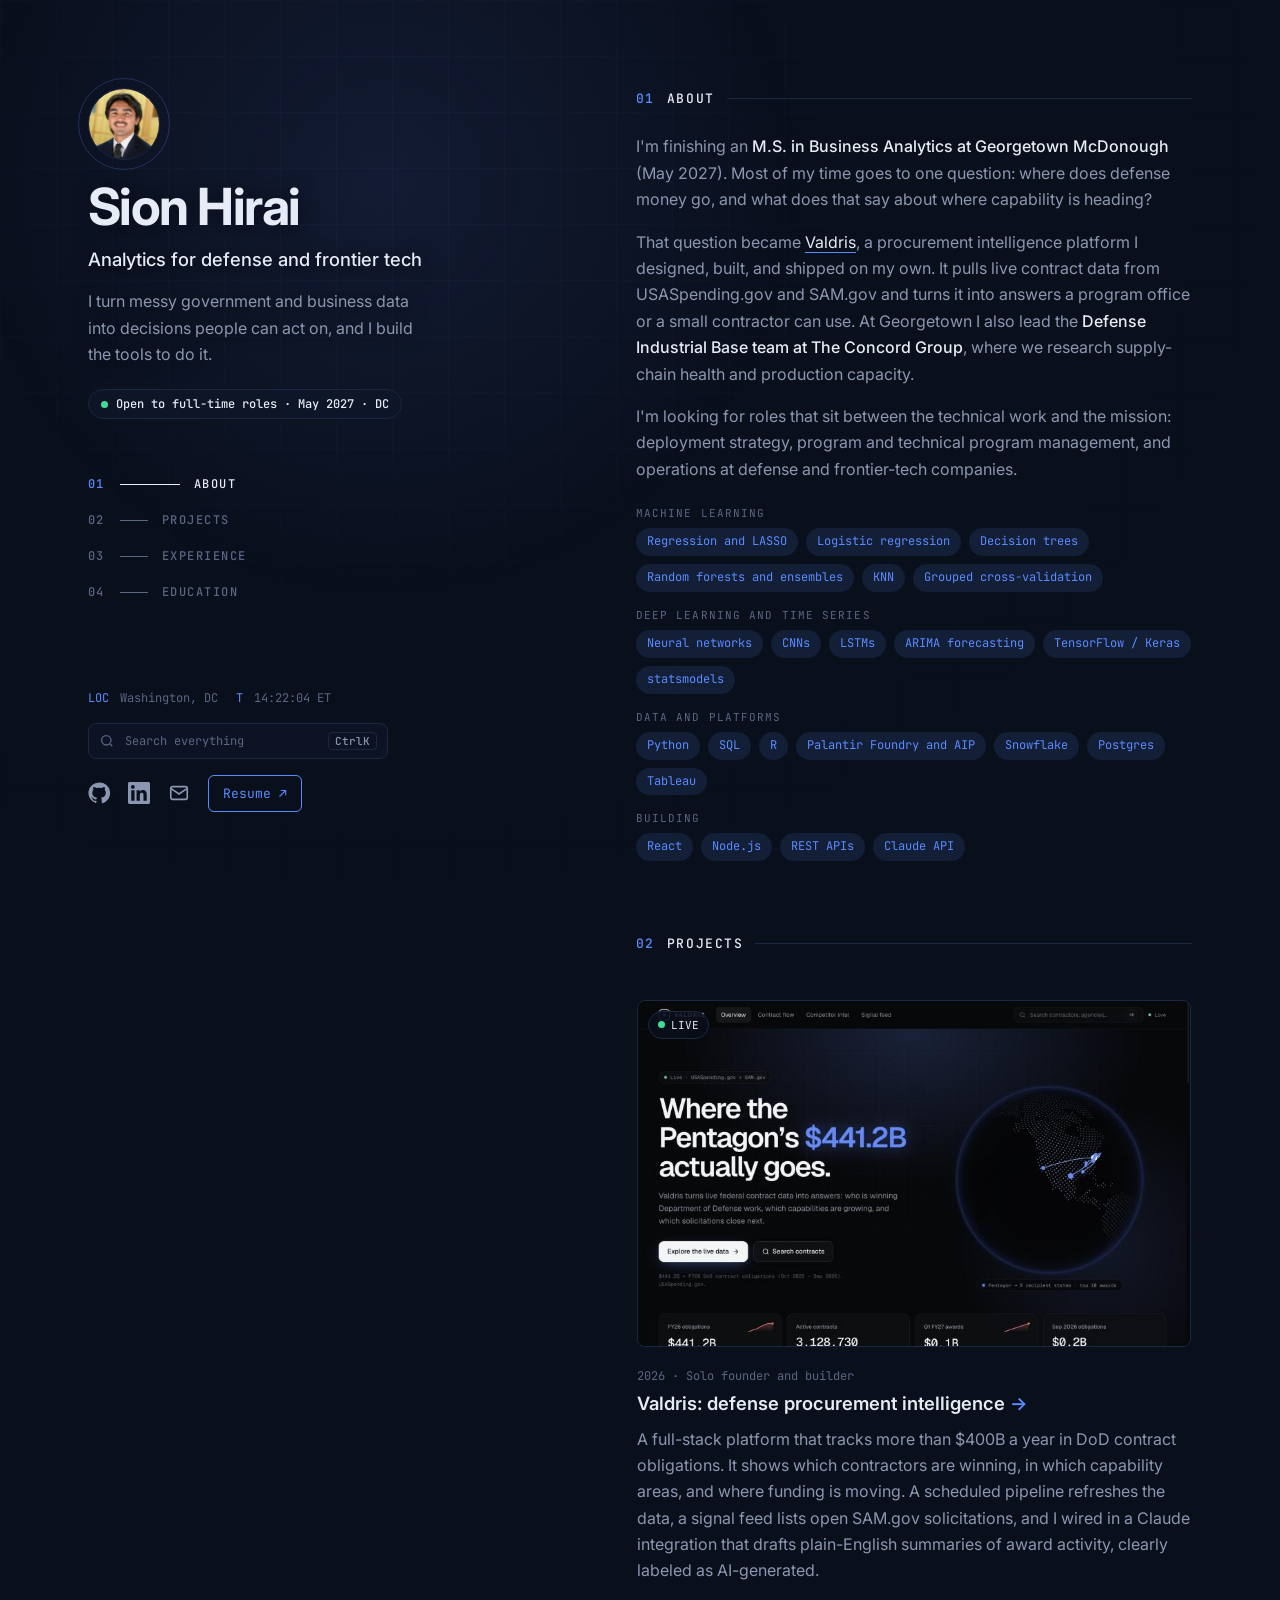
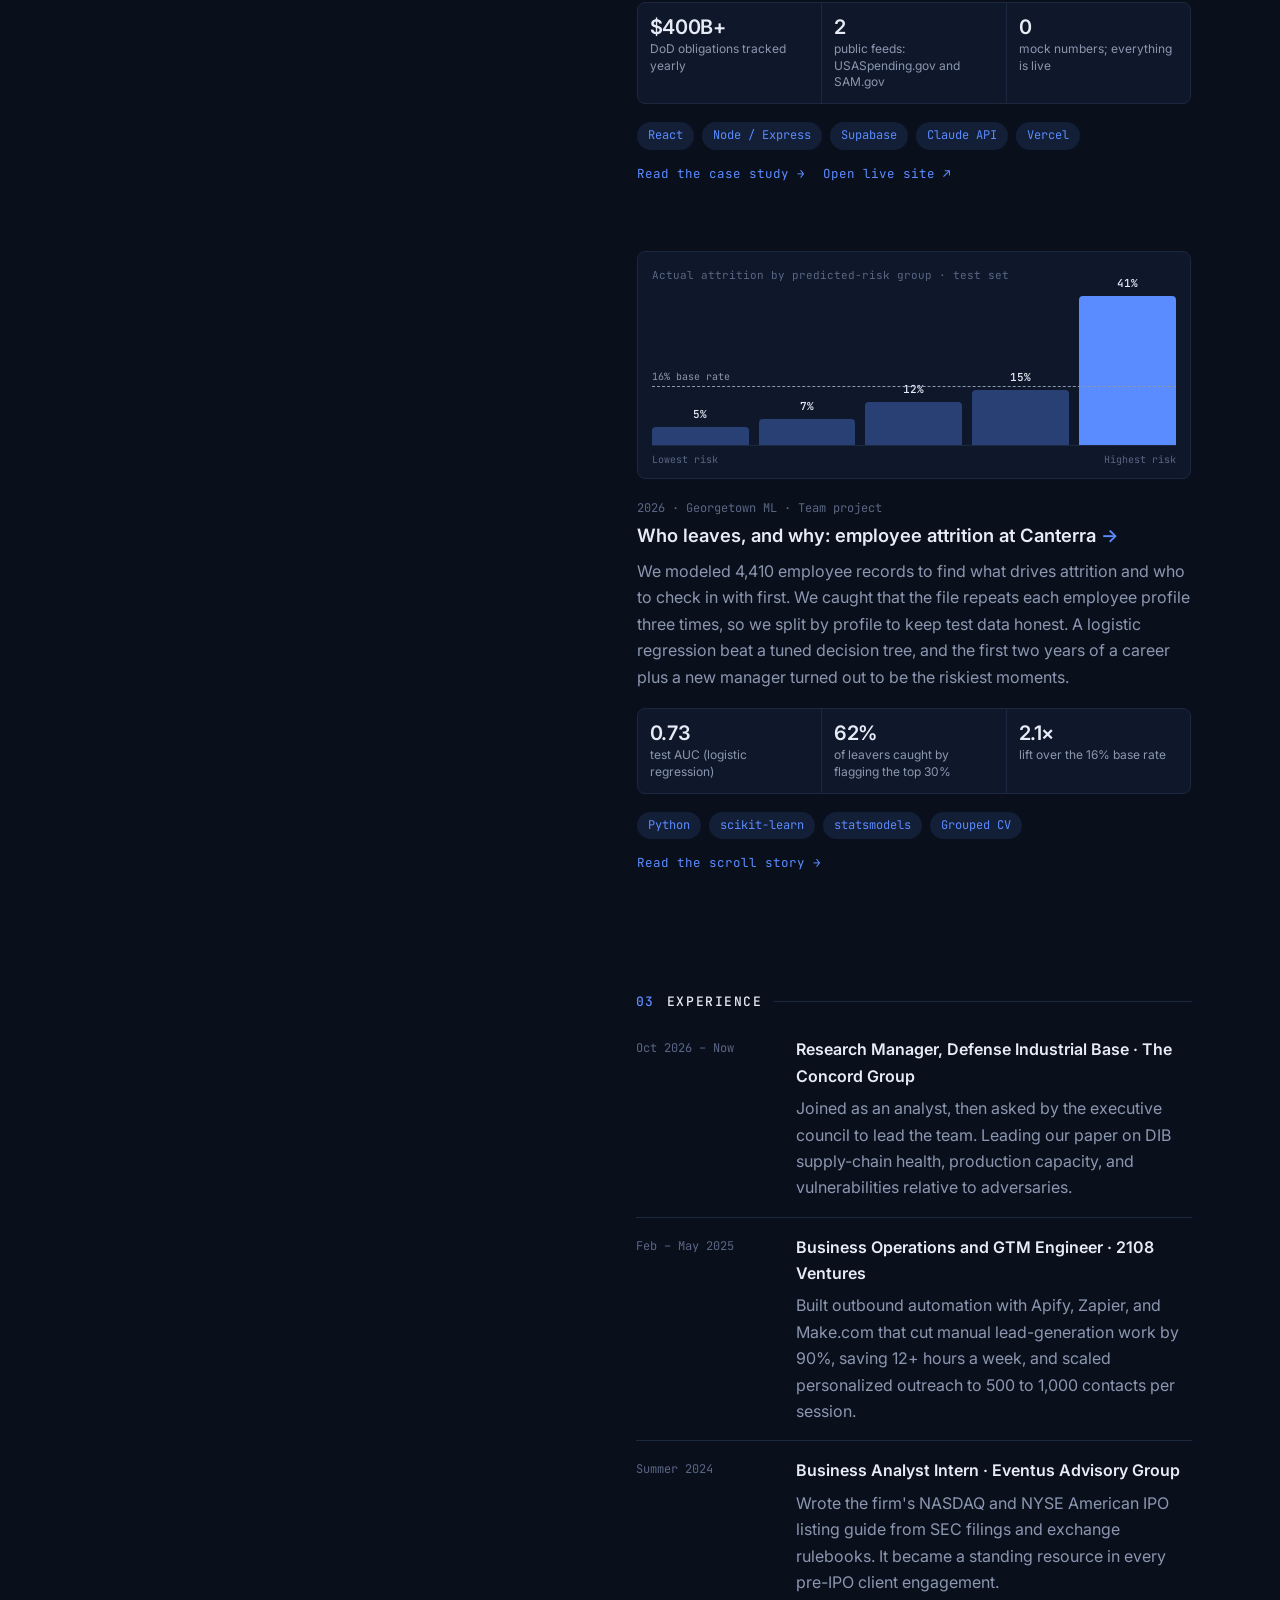
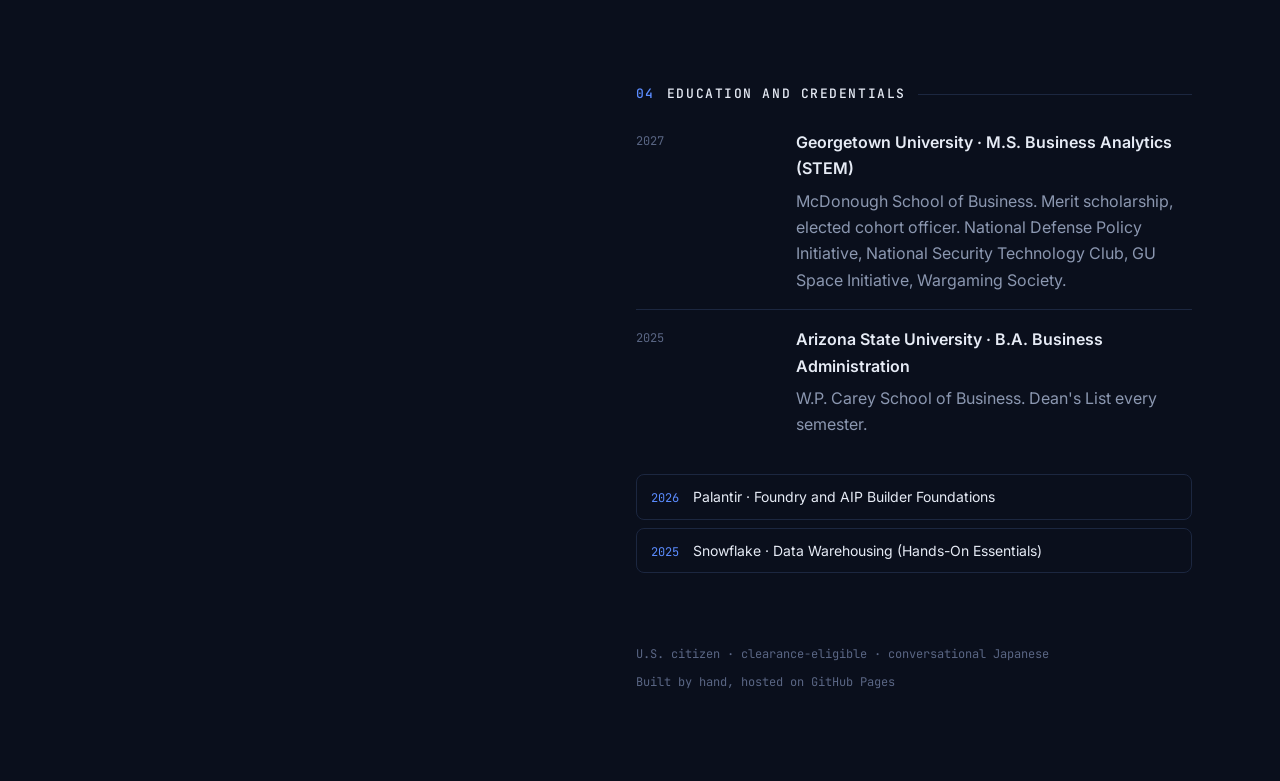
<file: index.html>
<!doctype html>
<html lang="en">
<head>
  <meta charset="utf-8">
  <meta name="viewport" content="width=device-width, initial-scale=1">
  <title>Sion Hirai · Analytics for defense and frontier tech</title>
  <meta name="description" content="Sion Hirai: Georgetown MS Business Analytics '27. Builder of Valdris, a live defense procurement intelligence platform. Open to full-time roles in defense tech.">
  <meta property="og:title" content="Sion Hirai · Analytics for defense and frontier tech">
  <meta property="og:description" content="Georgetown MSBA '27. Builder of Valdris, a live defense procurement intelligence platform.">
  <meta property="og:image" content="https://sionhirai.github.io/assets/valdris.jpg">
  <meta property="og:url" content="https://sionhirai.github.io/">
  <meta name="twitter:card" content="summary_large_image">
  <link rel="icon" href="data:image/svg+xml,<svg xmlns='http://www.w3.org/2000/svg' viewBox='0 0 32 32'><rect width='32' height='32' rx='7' fill='%230a0f1c'/><circle cx='16' cy='16' r='9' fill='none' stroke='%235b8cff' stroke-width='2'/><circle cx='16' cy='16' r='3' fill='%235b8cff'/></svg>">
  <link rel="preconnect" href="https://fonts.googleapis.com">
  <link rel="preconnect" href="https://fonts.gstatic.com" crossorigin>
  <link href="https://fonts.googleapis.com/css2?family=Inter:wght@400;500;600;700&family=JetBrains+Mono:wght@400;500&display=swap" rel="stylesheet">
  <link rel="stylesheet" href="styles.css">
</head>
<body>
  <div class="spotlight" aria-hidden="true"></div>
  <div class="grid-bg" aria-hidden="true"></div>
  <a class="skip" href="#content">Skip to content</a>

  <div class="wrap">
    <header class="side">
      <div class="side-top">
        <div class="globe-wrap" aria-hidden="true"><canvas id="globe"></canvas></div>
        <div class="id-row">
          <img class="avatar" src="assets/headshot.jpg" alt="Sion Hirai" width="72" height="72">
          <div class="radar" aria-hidden="true"><span></span></div>
        </div>
        <h1>Sion Hirai</h1>
        <p class="role">Analytics for defense and frontier tech</p>
        <p class="blurb">I turn messy government and business data into decisions people can act on, and I build the tools to do it.</p>

        <div class="status"><span class="dot"></span>Open to full-time roles · May 2027 · DC</div>

        <div class="feed" id="feed" hidden>
          <div class="feed-head mono"><span class="dot"></span>LIVE · USASpending.gov<span class="feed-src" id="feed-time"></span></div>
          <div class="feed-row"><span id="fy-prev-label">Last fiscal year</span><b class="mono" id="fy-prev">…</b></div>
          <div class="feed-row"><span>Top contractor</span><b class="mono" id="top-co">…</b></div>
          <div class="feed-row"><span>Top recipient state</span><b class="mono" id="top-state">…</b></div>
        </div>

        <nav class="nav" aria-label="Sections">
          <a href="#about" ><span class="n">01</span><span class="line"></span>About</a>
          <a href="#projects" ><span class="n">02</span><span class="line"></span>Projects</a>
          <a href="#experience" ><span class="n">03</span><span class="line"></span>Experience</a>
          <a href="#education" ><span class="n">04</span><span class="line"></span>Education</a>
        </nav>
      </div>

      <div class="side-foot">
        <div class="telemetry mono">
          <div><span class="k">LOC</span> Washington, DC</div>
          <div><span class="k">T</span> <span id="clock">--:--:--</span> ET</div>
        </div>
        <button class="pal-btn mono" type="button" data-palette><svg viewBox="0 0 24 24" aria-hidden="true"><circle cx="11" cy="11" r="7"/><path d="m20 20-3.5-3.5"/></svg>Search everything<kbd><span class="kbd-mod">⌘</span>K</kbd></button>
        <ul class="socials">
          <li><a href="https://github.com/sionhirai" aria-label="GitHub" target="_blank" rel="noopener"><svg viewBox="0 0 24 24"><path d="M12 .5a11.5 11.5 0 0 0-3.64 22.41c.58.1.79-.25.79-.56v-2c-3.2.7-3.87-1.37-3.87-1.37-.53-1.33-1.28-1.69-1.28-1.69-1.05-.71.08-.7.08-.7 1.16.08 1.77 1.19 1.77 1.19 1.03 1.77 2.7 1.26 3.36.96.1-.75.4-1.26.73-1.55-2.55-.29-5.24-1.28-5.24-5.68 0-1.26.45-2.28 1.19-3.09-.12-.29-.52-1.46.11-3.05 0 0 .97-.31 3.17 1.18a11 11 0 0 1 5.77 0c2.2-1.49 3.17-1.18 3.17-1.18.63 1.59.23 2.76.11 3.05.74.81 1.19 1.83 1.19 3.09 0 4.41-2.69 5.38-5.26 5.67.41.36.78 1.06.78 2.14v3.17c0 .31.21.67.8.56A11.5 11.5 0 0 0 12 .5Z"/></svg></a></li>
          <li><a href="https://www.linkedin.com/in/sionhirai" aria-label="LinkedIn" target="_blank" rel="noopener"><svg viewBox="0 0 24 24"><path d="M20.45 20.45h-3.56v-5.57c0-1.33-.02-3.04-1.85-3.04-1.85 0-2.14 1.45-2.14 2.94v5.67H9.35V9h3.41v1.56h.05c.48-.9 1.64-1.85 3.37-1.85 3.6 0 4.27 2.37 4.27 5.46v6.28ZM5.34 7.43a2.06 2.06 0 1 1 0-4.13 2.06 2.06 0 0 1 0 4.13ZM7.12 20.45H3.56V9h3.56v11.45ZM22.22 0H1.77C.79 0 0 .77 0 1.73v20.54C0 23.23.79 24 1.77 24h20.45c.98 0 1.78-.77 1.78-1.73V1.73C24 .77 23.2 0 22.22 0Z"/></svg></a></li>
          <li><a href="mailto:skh93@georgetown.edu" aria-label="Email"><svg class="stroke" viewBox="0 0 24 24"><rect x="3" y="5" width="18" height="14" rx="2"/><path d="m3 7 9 6 9-6"/></svg></a></li>
          <li><a class="resume-btn mono" href="assets/Sion_Hirai_Resume.pdf" target="_blank" rel="noopener">Resume ↗</a></li>
        </ul>
      </div>
    </header>

    <main id="content">
      <section id="about" class="block">
        <h2 class="label mono"><span>01</span> About</h2>
        <p>I'm finishing an <strong>M.S. in Business Analytics at Georgetown McDonough</strong> (May 2027). Most of my time goes to one question: where does defense money go, and what does that say about where capability is heading?</p>
        <p>That question became <a href="#projects" class="inline">Valdris</a>, a procurement intelligence platform I designed, built, and shipped on my own. It pulls live contract data from USASpending.gov and SAM.gov and turns it into answers a program office or a small contractor can use. At Georgetown I also lead the <strong>Defense Industrial Base team at The Concord Group</strong>, where we research supply-chain health and production capacity.</p>
        <p>I'm looking for roles that sit between the technical work and the mission: deployment strategy, program and technical program management, and operations at defense and frontier-tech companies.</p>
        <dl class="skills">
          <div><dt class="mono">Machine learning</dt><dd><ul class="chips mono"><li>Regression and LASSO</li><li>Logistic regression</li><li>Decision trees</li><li>Random forests and ensembles</li><li>KNN</li><li>Grouped cross-validation</li></ul></dd></div>
          <div><dt class="mono">Deep learning and time series</dt><dd><ul class="chips mono"><li>Neural networks</li><li>CNNs</li><li>LSTMs</li><li>ARIMA forecasting</li><li>TensorFlow / Keras</li><li>statsmodels</li></ul></dd></div>
          <div><dt class="mono">Data and platforms</dt><dd><ul class="chips mono"><li>Python</li><li>SQL</li><li>R</li><li>Palantir Foundry and AIP</li><li>Snowflake</li><li>Postgres</li><li>Tableau</li></ul></dd></div>
          <div><dt class="mono">Building</dt><dd><ul class="chips mono"><li>React</li><li>Node.js</li><li>REST APIs</li><li>Claude API</li></ul></dd></div>
        </dl>
      </section>

      <section id="projects" class="block">
        <h2 class="label mono"><span>02</span> Projects</h2>

        <article class="project featured">
          <a class="shot" href="valdris.html" aria-label="Read the Valdris case study" style="view-transition-name: valdris-shot">
            <img src="assets/valdris.jpg" alt="Valdris overview page showing a globe of Pentagon contract flows" loading="lazy">
            <span class="live mono"><span class="dot"></span>LIVE</span>
          </a>
          <div class="p-body">
            <div class="p-meta mono">2026 · Solo founder and builder</div>
            <h3 style="view-transition-name: valdris-title"><a href="valdris.html">Valdris: defense procurement intelligence <span class="arrow">→</span></a></h3>
            <p>A full-stack platform that tracks more than $400B a year in DoD contract obligations. It shows which contractors are winning, in which capability areas, and where funding is moving. A scheduled pipeline refreshes the data, a signal feed lists open SAM.gov solicitations, and I wired in a Claude integration that drafts plain-English summaries of award activity, clearly labeled as AI-generated.</p>
            <div class="stats">
              <div><b>$400B+</b><span>DoD obligations tracked yearly</span></div>
              <div><b>2</b><span>public feeds: USASpending.gov and SAM.gov</span></div>
              <div><b>0</b><span>mock numbers; everything is live</span></div>
            </div>
            <ul class="chips mono"><li>React</li><li>Node / Express</li><li>Supabase</li><li>Claude API</li><li>Vercel</li></ul>
            <div class="p-links mono"><a href="valdris.html">Read the case study →</a><a href="https://valdris-intel.vercel.app/" target="_blank" rel="noopener">Open live site ↗</a></div>
          </div>
        </article>

        <article class="project">
          <a class="chart-link" href="canterra.html" aria-label="Read the Canterra case study"><div class="chart" style="view-transition-name: canterra-chart" role="img" aria-label="Bar chart: actual attrition by predicted risk group on the test set. Group 1, 5 percent; group 2, 7; group 3, 12; group 4, 15; group 5, 41. Base rate 16 percent.">
            <div class="chart-title mono">Actual attrition by predicted-risk group · test set</div>
            <div class="bars">
              <div class="bar" style="--h:12%"><i>5%</i></div>
              <div class="bar" style="--h:17%"><i>7%</i></div>
              <div class="bar" style="--h:29%"><i>12%</i></div>
              <div class="bar" style="--h:37%"><i>15%</i></div>
              <div class="bar hot" style="--h:100%"><i>41%</i></div>
              <div class="base" style="--b:39%"><span class="mono">16% base rate</span></div>
            </div>
            <div class="axis mono"><span>Lowest risk</span><span>Highest risk</span></div>
          </div></a>
          <div class="p-body">
            <div class="p-meta mono">2026 · Georgetown ML · Team project</div>
            <h3 style="view-transition-name: canterra-title"><a href="canterra.html">Who leaves, and why: employee attrition at Canterra <span class="arrow">→</span></a></h3>
            <p>We modeled 4,410 employee records to find what drives attrition and who to check in with first. We caught that the file repeats each employee profile three times, so we split by profile to keep test data honest. A logistic regression beat a tuned decision tree, and the first two years of a career plus a new manager turned out to be the riskiest moments.</p>
            <div class="stats">
              <div><b>0.73</b><span>test AUC (logistic regression)</span></div>
              <div><b>62%</b><span>of leavers caught by flagging the top 30%</span></div>
              <div><b>2.1×</b><span>lift over the 16% base rate</span></div>
            </div>
            <ul class="chips mono"><li>Python</li><li>scikit-learn</li><li>statsmodels</li><li>Grouped CV</li></ul>
            <div class="p-links mono"><a href="canterra.html">Read the scroll story →</a></div>
          </div>
        </article>
      </section>

      <section id="experience" class="block">
        <h2 class="label mono"><span>03</span> Experience</h2>
        <ol class="timeline">
          <li>
            <div class="when mono">Oct 2026 – Now</div>
            <div>
              <h3>Research Manager, Defense Industrial Base · The Concord Group</h3>
              <p>Joined as an analyst, then asked by the executive council to lead the team. Leading our paper on DIB supply-chain health, production capacity, and vulnerabilities relative to adversaries.</p>
            </div>
          </li>
          <li>
            <div class="when mono">Feb – May 2025</div>
            <div>
              <h3>Business Operations and GTM Engineer · 2108 Ventures</h3>
              <p>Built outbound automation with Apify, Zapier, and Make.com that cut manual lead-generation work by 90%, saving 12+ hours a week, and scaled personalized outreach to 500 to 1,000 contacts per session.</p>
            </div>
          </li>
          <li>
            <div class="when mono">Summer 2024</div>
            <div>
              <h3>Business Analyst Intern · Eventus Advisory Group</h3>
              <p>Wrote the firm's NASDAQ and NYSE American IPO listing guide from SEC filings and exchange rulebooks. It became a standing resource in every pre-IPO client engagement.</p>
            </div>
          </li>
        </ol>
      </section>

      <section id="education" class="block">
        <h2 class="label mono"><span>04</span> Education and credentials</h2>
        <ol class="timeline">
          <li>
            <div class="when mono">2027</div>
            <div>
              <h3>Georgetown University · M.S. Business Analytics (STEM)</h3>
              <p>McDonough School of Business. Merit scholarship, elected cohort officer. National Defense Policy Initiative, National Security Technology Club, GU Space Initiative, Wargaming Society.</p>
            </div>
          </li>
          <li>
            <div class="when mono">2025</div>
            <div>
              <h3>Arizona State University · B.A. Business Administration</h3>
              <p>W.P. Carey School of Business. Dean's List every semester.</p>
            </div>
          </li>
        </ol>
        <ul class="certs">
          <li><span class="mono">2026</span> Palantir · Foundry and AIP Builder Foundations</li>
          <li><span class="mono">2025</span> Snowflake · Data Warehousing (Hands-On Essentials)</li>
        </ul>
      </section>

      <footer class="foot mono">
        <span>U.S. citizen · clearance-eligible · conversational Japanese</span>
        <span>Built by hand, hosted on GitHub Pages</span>
      </footer>
    </main>
  </div>

  <button class="pal-fab" type="button" data-palette aria-label="Open search"><svg viewBox="0 0 24 24" aria-hidden="true"><circle cx="11" cy="11" r="7"/><path d="m20 20-3.5-3.5"/></svg></button>

  <script type="module" src="js/site.js"></script>
  <script type="module">
    import { obligationsByFY, topStates, topRecipient, mountGlobe, countUp, money, LAST_FY } from './js/live.js';
    const statesP = topStates(LAST_FY);
    mountGlobe(document.getElementById('globe'), statesP);

    const feed = document.getElementById('feed');
    Promise.all([obligationsByFY(LAST_FY, LAST_FY), statesP, topRecipient(LAST_FY)]).then(([years, states, co]) => {
      const prev = years.find((y) => y.fy === LAST_FY);
      if (!prev) return;
      document.getElementById('fy-prev-label').textContent = `FY${String(LAST_FY).slice(2)} DoD contracts`;
      feed.hidden = false;
      document.getElementById('feed-time').textContent = 'pulled ' + new Date().toLocaleTimeString('en-US', { timeZone: 'America/New_York', hour: 'numeric', minute: '2-digit' }) + ' ET';
      countUp(document.getElementById('fy-prev'), prev.amount, money);
      document.getElementById('top-co').textContent = `${co.name} · ${money(co.amount)}`;
      const top = states[0];
      document.getElementById('top-state').textContent = top ? `${top.st} · ${money(top.amount)}` : 'n/a';
    }).catch(() => { feed.hidden = true; });
  </script>
</body>
</html>
</file>
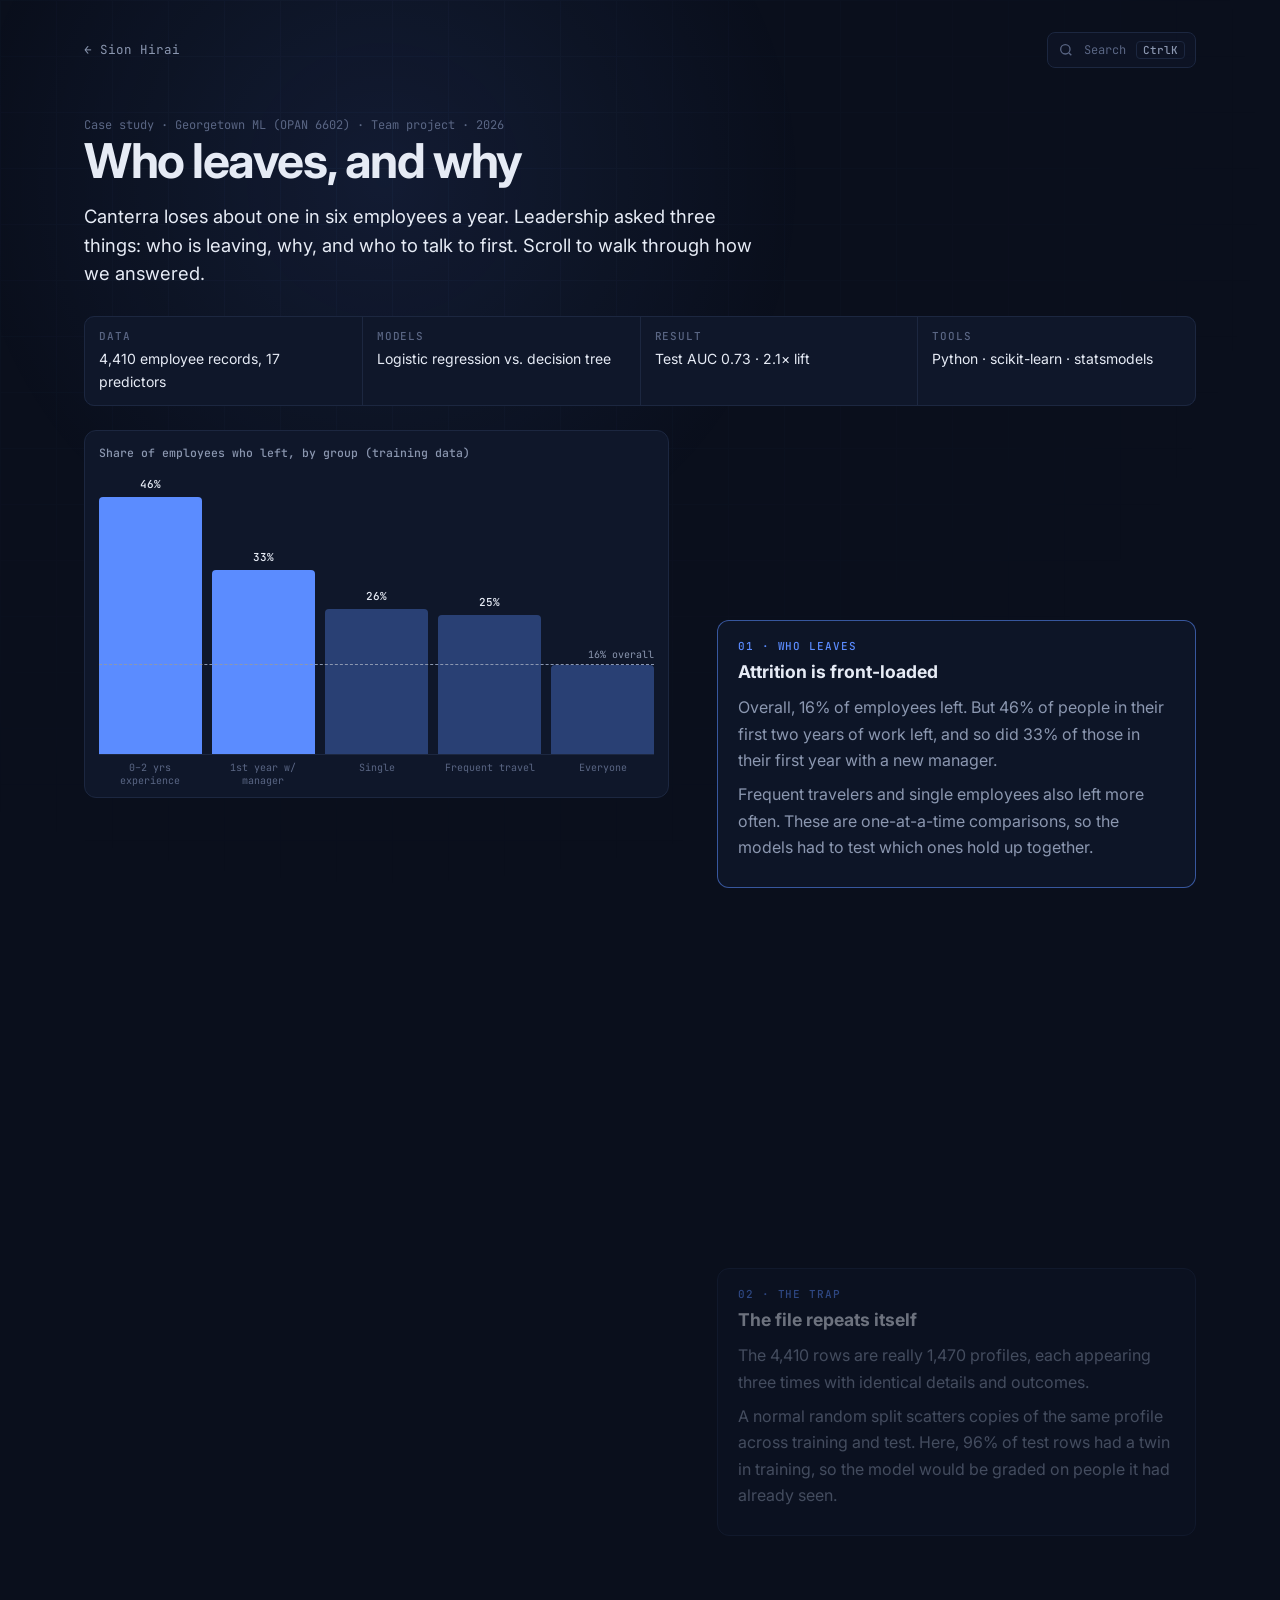
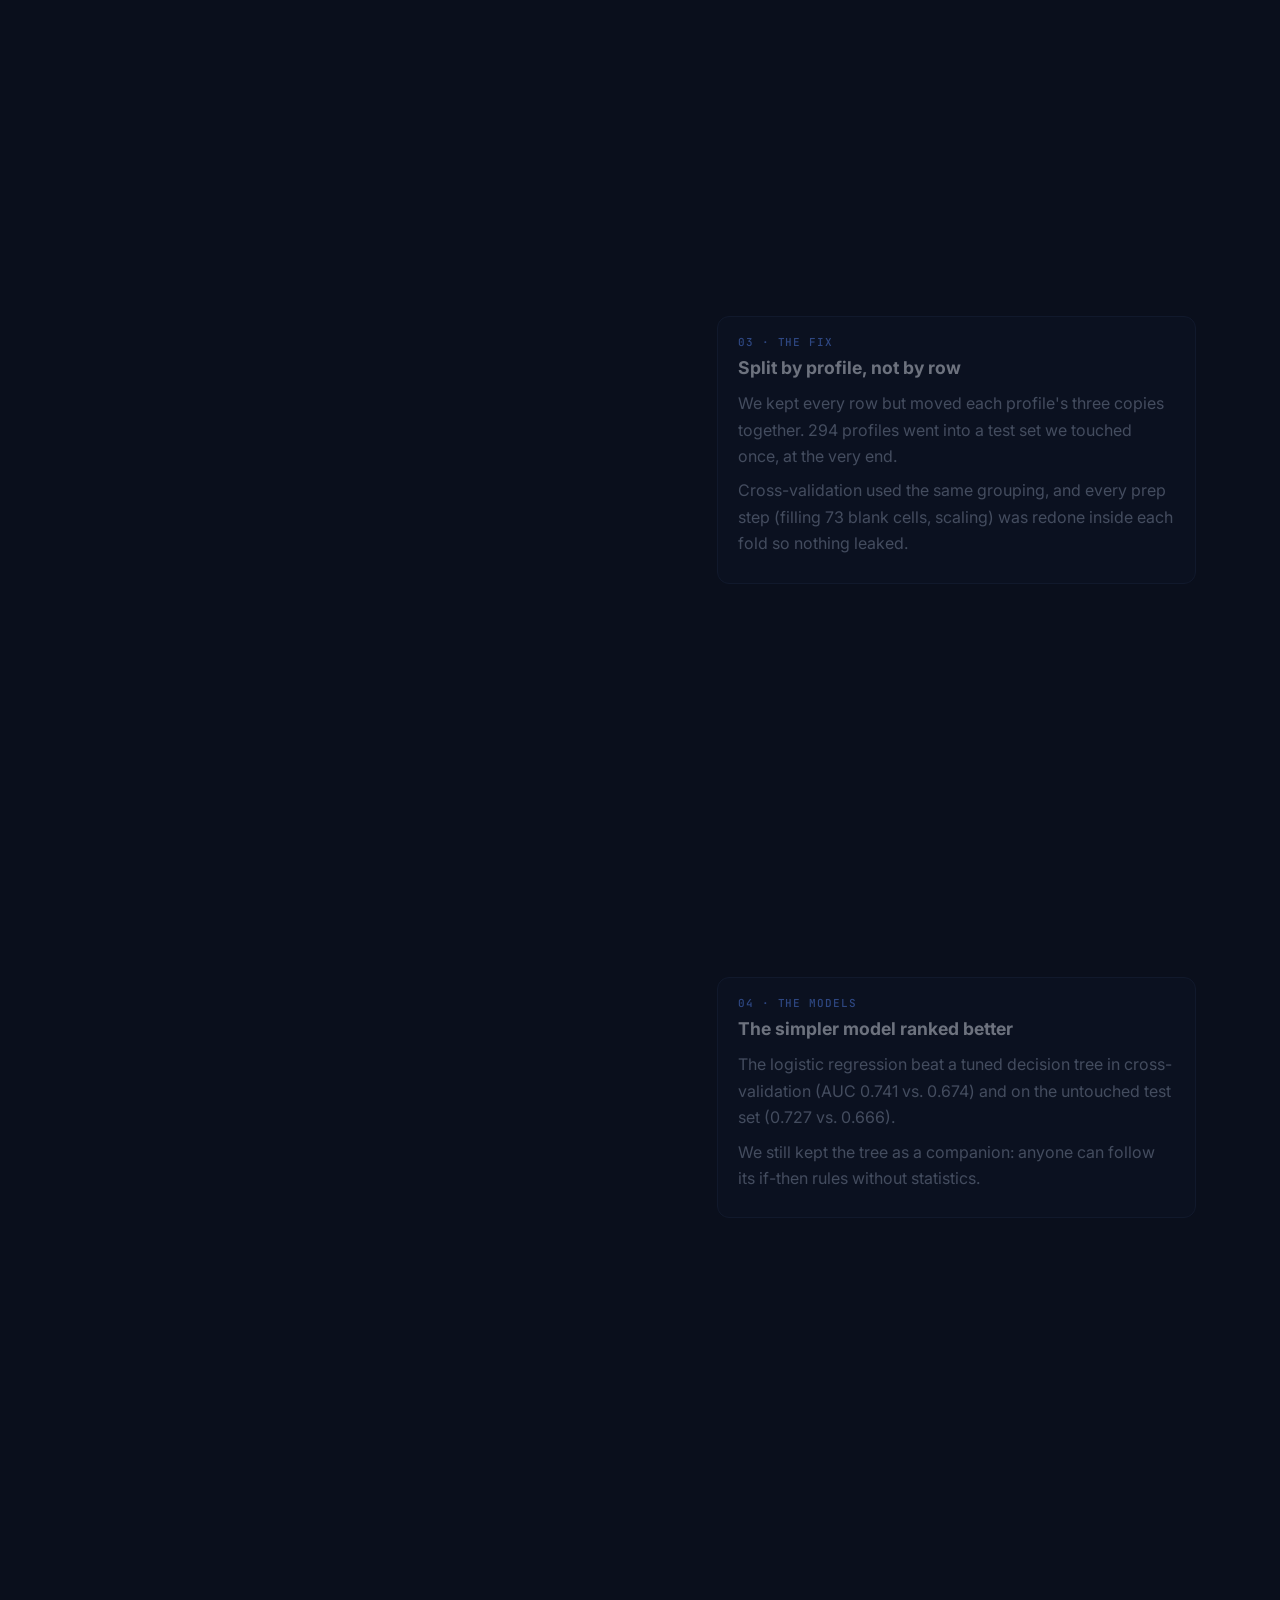
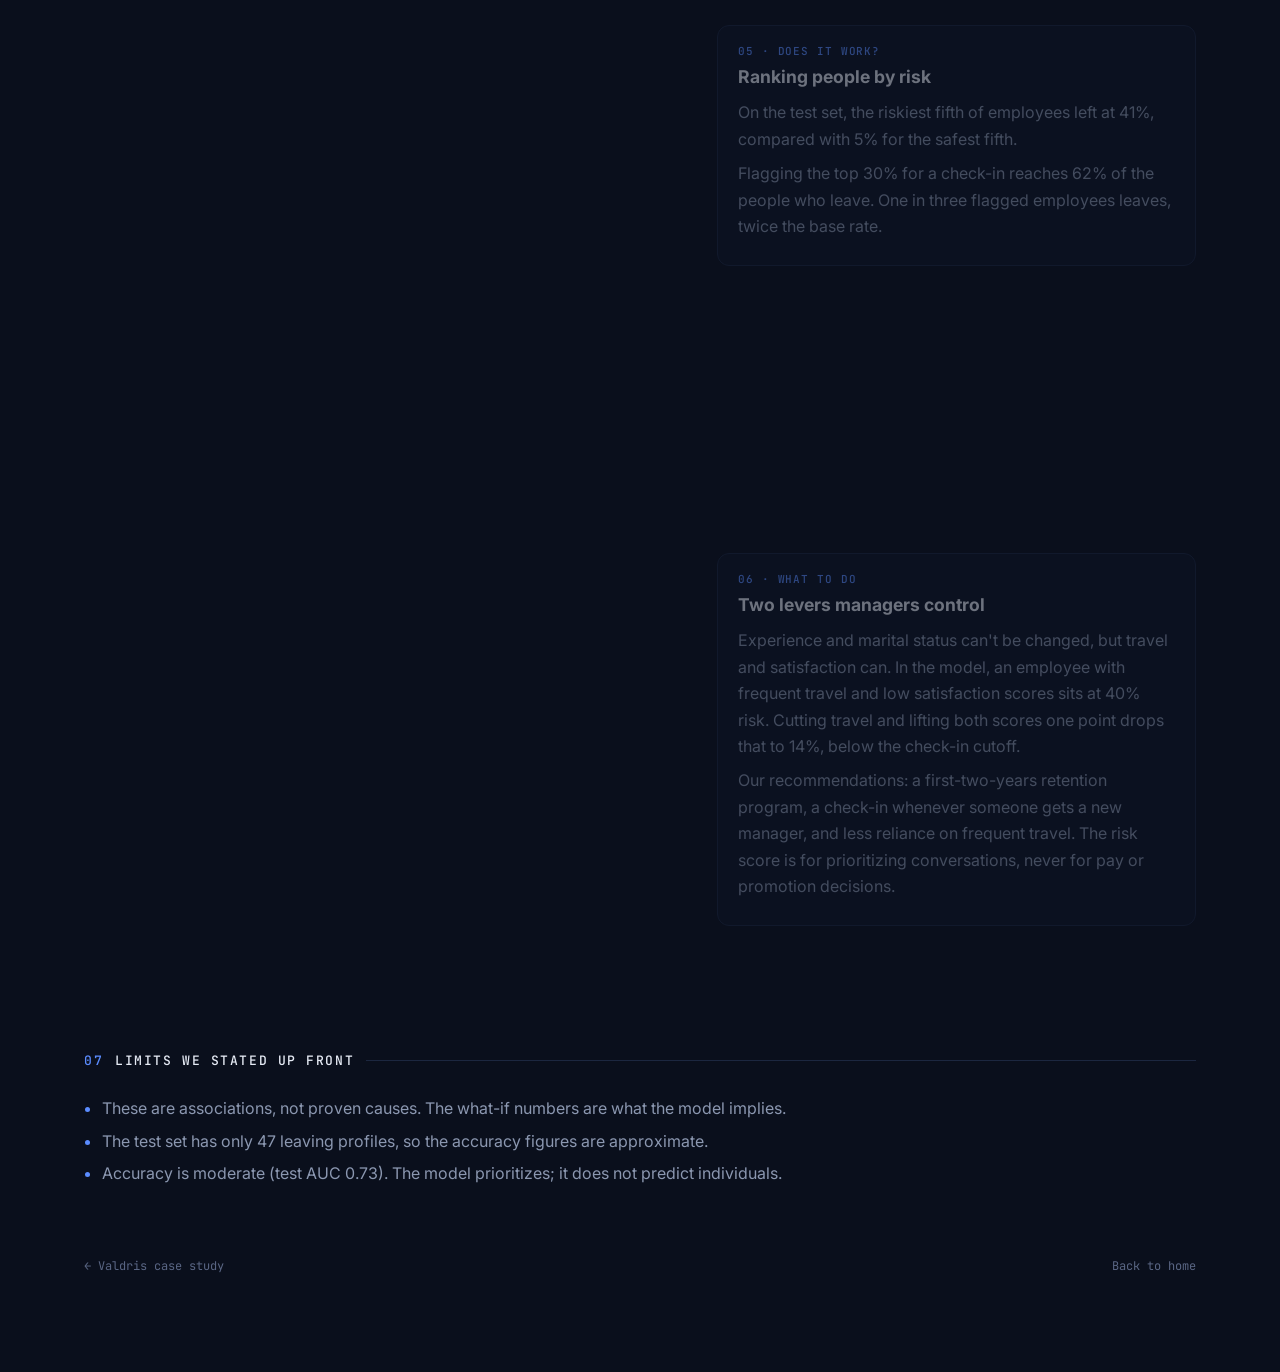
<file: canterra.html>
<!doctype html>
<html lang="en">
<head>
  <meta charset="utf-8">
  <meta name="viewport" content="width=device-width, initial-scale=1">
  <title>Canterra attrition case study · Sion Hirai</title>
  <meta name="description" content="A scroll-through case study: modeling employee attrition at Canterra with logistic regression and decision trees, and catching data leakage along the way.">
  <meta property="og:title" content="Who leaves, and why · Canterra case study">
  <link rel="icon" href="data:image/svg+xml,<svg xmlns='http://www.w3.org/2000/svg' viewBox='0 0 32 32'><rect width='32' height='32' rx='7' fill='%230a0f1c'/><circle cx='16' cy='16' r='9' fill='none' stroke='%235b8cff' stroke-width='2'/><circle cx='16' cy='16' r='3' fill='%235b8cff'/></svg>">
  <link rel="preconnect" href="https://fonts.googleapis.com">
  <link rel="preconnect" href="https://fonts.gstatic.com" crossorigin>
  <link href="https://fonts.googleapis.com/css2?family=Inter:wght@400;500;600;700&family=JetBrains+Mono:wght@400;500&display=swap" rel="stylesheet">
  <link rel="stylesheet" href="styles.css">
</head>
<body>
  <div class="spotlight" aria-hidden="true"></div>
  <div class="grid-bg" aria-hidden="true"></div>

  <main class="case wide">
    <div class="case-top">
      <a class="back mono" href="index.html">← Sion Hirai</a>
      <button class="pal-btn mono" type="button" data-palette><svg viewBox="0 0 24 24" aria-hidden="true"><circle cx="11" cy="11" r="7"/><path d="m20 20-3.5-3.5"/></svg>Search<kbd><span class="kbd-mod">⌘</span>K</kbd></button>
    </div>

    <div class="p-meta mono">Case study · Georgetown ML (OPAN 6602) · Team project · 2026</div>
    <h1 style="view-transition-name: canterra-title">Who leaves, and why</h1>
    <p class="lede">Canterra loses about one in six employees a year. Leadership asked three things: who is leaving, why, and who to talk to first. Scroll to walk through how we answered.</p>

    <dl class="facts">
      <div><dt>Data</dt><dd>4,410 employee records, 17 predictors</dd></div>
      <div><dt>Models</dt><dd>Logistic regression vs. decision tree</dd></div>
      <div><dt>Result</dt><dd>Test AUC 0.73 · 2.1× lift</dd></div>
      <div><dt>Tools</dt><dd>Python · scikit-learn · statsmodels</dd></div>
    </dl>

    <div class="scrolly">
      <div class="sticky">
        <div class="stage" style="view-transition-name: canterra-chart" role="img" aria-live="polite" id="stage">
          <div class="stage-title" id="stage-title"></div>
          <div class="bars" id="stage-bars"></div>
          <div class="dots" id="stage-dots" hidden></div>
          <div class="xlabels" id="stage-x"></div>
          <div class="legend" id="stage-legend" hidden></div>
        </div>
      </div>

      <div class="steps">
        <div class="step" data-step="0"><div class="step-card">
          <div class="k mono">01 · WHO LEAVES</div>
          <h3>Attrition is front-loaded</h3>
          <p>Overall, 16% of employees left. But 46% of people in their first two years of work left, and so did 33% of those in their first year with a new manager.</p>
          <p>Frequent travelers and single employees also left more often. These are one-at-a-time comparisons, so the models had to test which ones hold up together.</p>
        </div></div>

        <div class="step" data-step="1"><div class="step-card">
          <div class="k mono">02 · THE TRAP</div>
          <h3>The file repeats itself</h3>
          <p>The 4,410 rows are really 1,470 profiles, each appearing three times with identical details and outcomes.</p>
          <p>A normal random split scatters copies of the same profile across training and test. Here, 96% of test rows had a twin in training, so the model would be graded on people it had already seen.</p>
        </div></div>

        <div class="step" data-step="2"><div class="step-card">
          <div class="k mono">03 · THE FIX</div>
          <h3>Split by profile, not by row</h3>
          <p>We kept every row but moved each profile's three copies together. 294 profiles went into a test set we touched once, at the very end.</p>
          <p>Cross-validation used the same grouping, and every prep step (filling 73 blank cells, scaling) was redone inside each fold so nothing leaked.</p>
        </div></div>

        <div class="step" data-step="3"><div class="step-card">
          <div class="k mono">04 · THE MODELS</div>
          <h3>The simpler model ranked better</h3>
          <p>The logistic regression beat a tuned decision tree in cross-validation (AUC 0.741 vs. 0.674) and on the untouched test set (0.727 vs. 0.666).</p>
          <p>We still kept the tree as a companion: anyone can follow its if-then rules without statistics.</p>
        </div></div>

        <div class="step" data-step="4"><div class="step-card">
          <div class="k mono">05 · DOES IT WORK?</div>
          <h3>Ranking people by risk</h3>
          <p>On the test set, the riskiest fifth of employees left at 41%, compared with 5% for the safest fifth.</p>
          <p>Flagging the top 30% for a check-in reaches 62% of the people who leave. One in three flagged employees leaves, twice the base rate.</p>
        </div></div>

        <div class="step" data-step="5"><div class="step-card">
          <div class="k mono">06 · WHAT TO DO</div>
          <h3>Two levers managers control</h3>
          <p>Experience and marital status can't be changed, but travel and satisfaction can. In the model, an employee with frequent travel and low satisfaction scores sits at 40% risk. Cutting travel and lifting both scores one point drops that to 14%, below the check-in cutoff.</p>
          <p>Our recommendations: a first-two-years retention program, a check-in whenever someone gets a new manager, and less reliance on frequent travel. The risk score is for prioritizing conversations, never for pay or promotion decisions.</p>
        </div></div>
      </div>
    </div>

    <section class="block">
      <h2 class="label mono"><span>07</span> Limits we stated up front</h2>
      <ul class="list">
        <li>These are associations, not proven causes. The what-if numbers are what the model implies.</li>
        <li>The test set has only 47 leaving profiles, so the accuracy figures are approximate.</li>
        <li>Accuracy is moderate (test AUC 0.73). The model prioritizes; it does not predict individuals.</li>
      </ul>
    </section>

    <footer class="foot mono">
      <a href="valdris.html">← Valdris case study</a>
      <a href="index.html">Back to home</a>
    </footer>
  </main>

  <script type="module" src="js/site.js"></script>
  <script type="module" src="js/canterra.js"></script>
</body>
</html>
</file>
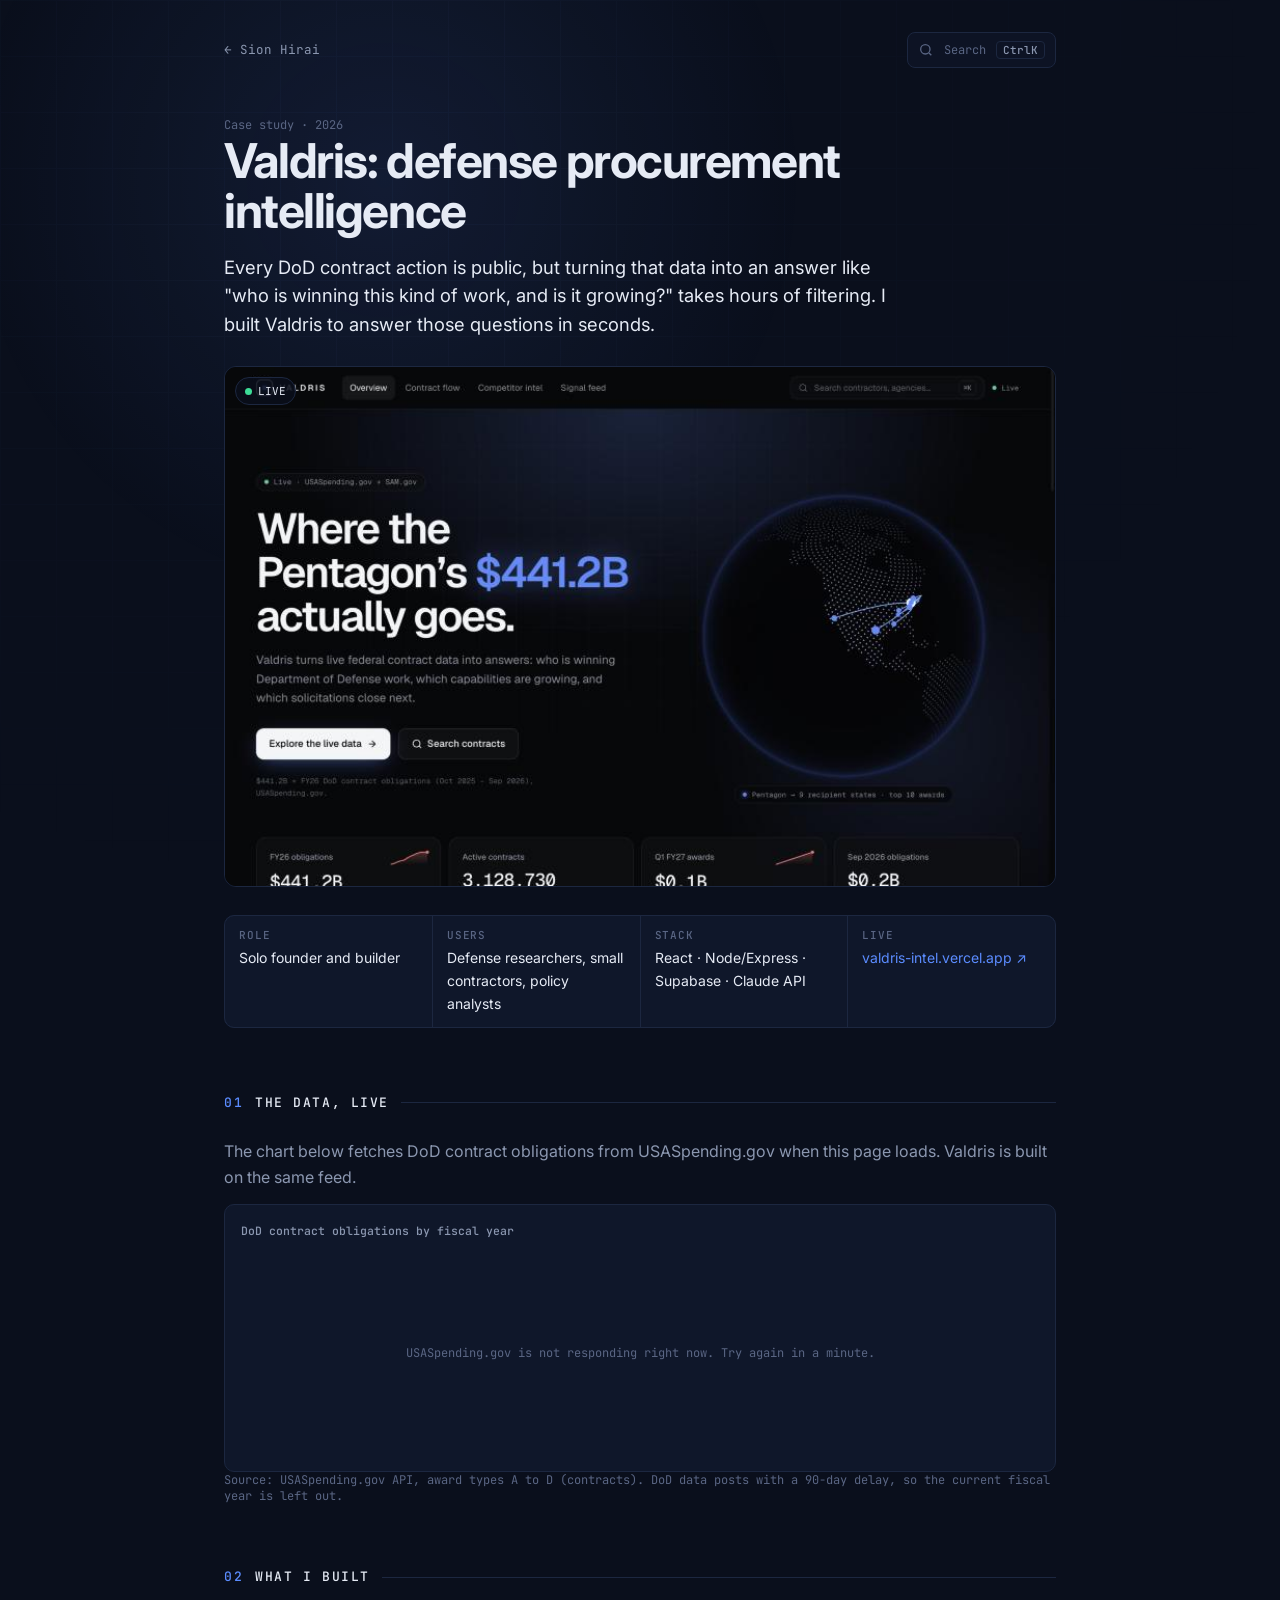
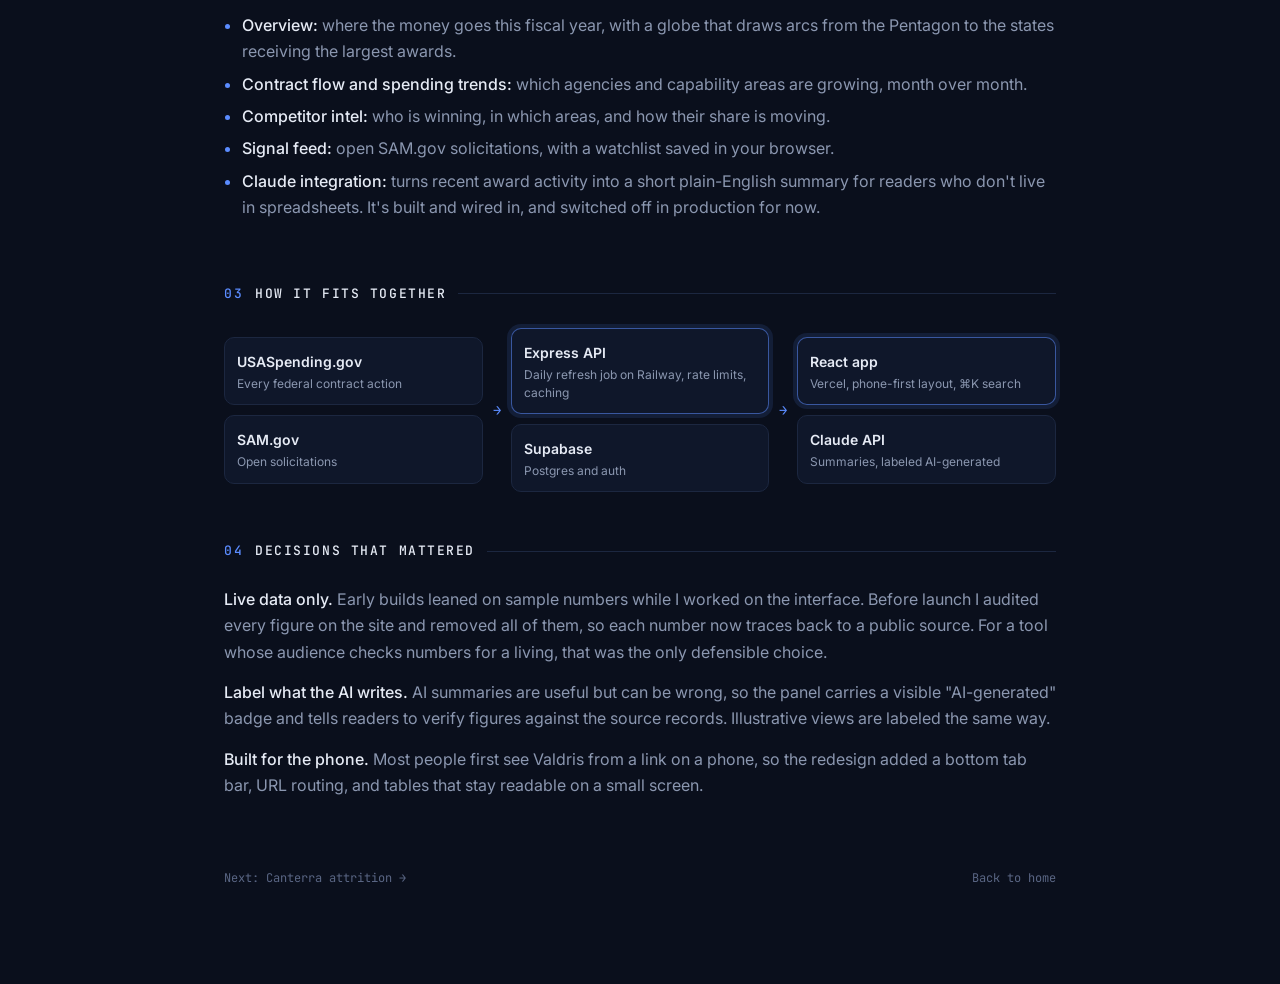
<file: valdris.html>
<!doctype html>
<html lang="en">
<head>
  <meta charset="utf-8">
  <meta name="viewport" content="width=device-width, initial-scale=1">
  <title>Valdris case study · Sion Hirai</title>
  <meta name="description" content="How Sion Hirai designed, built, and shipped Valdris, a live defense procurement intelligence platform on USASpending.gov and SAM.gov data.">
  <meta property="og:title" content="Valdris case study · Sion Hirai">
  <meta property="og:image" content="https://sionhirai.github.io/assets/valdris.jpg">
  <link rel="icon" href="data:image/svg+xml,<svg xmlns='http://www.w3.org/2000/svg' viewBox='0 0 32 32'><rect width='32' height='32' rx='7' fill='%230a0f1c'/><circle cx='16' cy='16' r='9' fill='none' stroke='%235b8cff' stroke-width='2'/><circle cx='16' cy='16' r='3' fill='%235b8cff'/></svg>">
  <link rel="preconnect" href="https://fonts.googleapis.com">
  <link rel="preconnect" href="https://fonts.gstatic.com" crossorigin>
  <link href="https://fonts.googleapis.com/css2?family=Inter:wght@400;500;600;700&family=JetBrains+Mono:wght@400;500&display=swap" rel="stylesheet">
  <link rel="stylesheet" href="styles.css">
</head>
<body>
  <div class="spotlight" aria-hidden="true"></div>
  <div class="grid-bg" aria-hidden="true"></div>

  <main class="case">
    <div class="case-top">
      <a class="back mono" href="index.html">← Sion Hirai</a>
      <button class="pal-btn mono" type="button" data-palette><svg viewBox="0 0 24 24" aria-hidden="true"><circle cx="11" cy="11" r="7"/><path d="m20 20-3.5-3.5"/></svg>Search<kbd><span class="kbd-mod">⌘</span>K</kbd></button>
    </div>

    <div class="p-meta mono">Case study · 2026</div>
    <h1 style="view-transition-name: valdris-title">Valdris: defense procurement intelligence</h1>
    <p class="lede">Every DoD contract action is public, but turning that data into an answer like "who is winning this kind of work, and is it growing?" takes hours of filtering. I built Valdris to answer those questions in seconds.</p>

    <a class="case-hero shot" href="https://valdris-intel.vercel.app/" target="_blank" rel="noopener" style="view-transition-name: valdris-shot" aria-label="Open Valdris live">
      <img src="assets/valdris.jpg" alt="Valdris overview page with a globe of Pentagon contract flows">
      <span class="live mono"><span class="dot"></span>LIVE</span>
    </a>

    <dl class="facts">
      <div><dt>Role</dt><dd>Solo founder and builder</dd></div>
      <div><dt>Users</dt><dd>Defense researchers, small contractors, policy analysts</dd></div>
      <div><dt>Stack</dt><dd>React · Node/Express · Supabase · Claude API</dd></div>
      <div><dt>Live</dt><dd><a href="https://valdris-intel.vercel.app/" target="_blank" rel="noopener">valdris-intel.vercel.app ↗</a></dd></div>
    </dl>

    <section class="block">
      <h2 class="label mono"><span>01</span> The data, live</h2>
      <p>The chart below fetches DoD contract obligations from USASpending.gov when this page loads. Valdris is built on the same feed.</p>
      <div class="fy-chart" id="fy-chart" role="img" aria-label="DoD contract obligations by fiscal year, live from USASpending.gov">
        <div class="stage-title" id="fy-title">DoD contract obligations by fiscal year</div>
        <div class="skeleton" id="fy-skel">Fetching from USASpending.gov…</div>
        <div class="bars" id="fy-bars" hidden></div>
        <div class="xlabels" id="fy-x"></div>
      </div>
      <p class="note">Source: USASpending.gov API, award types A to D (contracts). DoD data posts with a 90-day delay, so the current fiscal year is left out.</p>
    </section>

    <section class="block">
      <h2 class="label mono"><span>02</span> What I built</h2>
      <ul class="list">
        <li><strong>Overview:</strong> where the money goes this fiscal year, with a globe that draws arcs from the Pentagon to the states receiving the largest awards.</li>
        <li><strong>Contract flow and spending trends:</strong> which agencies and capability areas are growing, month over month.</li>
        <li><strong>Competitor intel:</strong> who is winning, in which areas, and how their share is moving.</li>
        <li><strong>Signal feed:</strong> open SAM.gov solicitations, with a watchlist saved in your browser.</li>
        <li><strong>Claude integration:</strong> turns recent award activity into a short plain-English summary for readers who don't live in spreadsheets. It's built and wired in, and switched off in production for now.</li>
      </ul>
    </section>

    <section class="block">
      <h2 class="label mono"><span>03</span> How it fits together</h2>
      <div class="arch" role="img" aria-label="Architecture: USASpending.gov and SAM.gov feed an Express API with a daily refresh job, which stores data in Supabase and serves the React app on Vercel; the Claude API writes briefs.">
        <div class="stack">
          <div class="node"><b>USASpending.gov</b><span>Every federal contract action</span></div>
          <div class="node"><b>SAM.gov</b><span>Open solicitations</span></div>
        </div>
        <div class="pipe">→</div>
        <div class="stack">
          <div class="node hi"><b>Express API</b><span>Daily refresh job on Railway, rate limits, caching</span></div>
          <div class="node"><b>Supabase</b><span>Postgres and auth</span></div>
        </div>
        <div class="pipe">→</div>
        <div class="stack">
          <div class="node hi"><b>React app</b><span>Vercel, phone-first layout, ⌘K search</span></div>
          <div class="node"><b>Claude API</b><span>Summaries, labeled AI-generated</span></div>
        </div>
      </div>
    </section>

    <section class="block">
      <h2 class="label mono"><span>04</span> Decisions that mattered</h2>
      <p><strong>Live data only.</strong> Early builds leaned on sample numbers while I worked on the interface. Before launch I audited every figure on the site and removed all of them, so each number now traces back to a public source. For a tool whose audience checks numbers for a living, that was the only defensible choice.</p>
      <p><strong>Label what the AI writes.</strong> AI summaries are useful but can be wrong, so the panel carries a visible "AI-generated" badge and tells readers to verify figures against the source records. Illustrative views are labeled the same way.</p>
      <p><strong>Built for the phone.</strong> Most people first see Valdris from a link on a phone, so the redesign added a bottom tab bar, URL routing, and tables that stay readable on a small screen.</p>
    </section>

    <footer class="foot mono">
      <a href="canterra.html">Next: Canterra attrition →</a>
      <a href="index.html">Back to home</a>
    </footer>
  </main>

  <script type="module" src="js/site.js"></script>
  <script type="module">
    import { obligationsByFY, money, LAST_FY } from './js/live.js';
    const first = LAST_FY - 6;
    obligationsByFY(first, LAST_FY).then((rows) => {
      const max = Math.max(...rows.map((r) => r.amount));
      const bars = document.getElementById('fy-bars');
      bars.innerHTML = rows.map((r, i) =>
        `<div class="bar${i === rows.length - 1 ? ' hot' : ''}" style="--h:${(r.amount / max * 100).toFixed(1)}%"><i>${money(r.amount)}</i></div>`).join('');
      document.getElementById('fy-x').innerHTML = rows.map((r) => `<span>FY${String(r.fy).slice(2)}</span>`).join('');
      document.getElementById('fy-title').textContent = `DoD contract obligations, FY${String(first).slice(2)} to FY${String(LAST_FY).slice(2)} · live`;
      document.getElementById('fy-skel').remove();
      bars.hidden = false;
      const chart = document.getElementById('fy-chart');
      chart.classList.add('chart');
      requestAnimationFrame(() => requestAnimationFrame(() => chart.classList.add('in')));
    }).catch(() => {
      document.getElementById('fy-skel').textContent = 'USASpending.gov is not responding right now. Try again in a minute.';
    });
  </script>
</body>
</html>
</file>
<file: styles.css>
:root {
  --bg: #0a0f1c;
  --bg-2: #0f172a;
  --line: #1c2740;
  --text: #e6ebf5;
  --muted: #8b97b0;
  --dim: #5a6684;
  --accent: #5b8cff;
  --accent-soft: rgba(91, 140, 255, 0.12);
  --live: #3ddc97;
  --mono: "JetBrains Mono", ui-monospace, Menlo, monospace;
  --sans: "Inter", system-ui, -apple-system, sans-serif;
}

* { box-sizing: border-box; }
html { scroll-behavior: smooth; }
body {
  margin: 0;
  background: var(--bg);
  color: var(--muted);
  font: 400 16px/1.65 var(--sans);
  -webkit-font-smoothing: antialiased;
}
::selection { background: var(--accent); color: #fff; }
a { color: inherit; text-decoration: none; }
strong { color: var(--text); font-weight: 500; }
.mono { font-family: var(--mono); }

.skip { position: absolute; left: -999px; }
.skip:focus { left: 16px; top: 16px; z-index: 10; background: var(--accent); color: #fff; padding: 8px 12px; border-radius: 6px; }

.grid-bg {
  position: fixed; inset: 0; pointer-events: none; z-index: 0;
  background-image:
    linear-gradient(var(--line) 1px, transparent 1px),
    linear-gradient(90deg, var(--line) 1px, transparent 1px);
  background-size: 56px 56px;
  opacity: 0.25;
  mask-image: radial-gradient(ellipse at 30% 20%, #000 0%, transparent 70%);
}
.spotlight {
  position: fixed; inset: 0; pointer-events: none; z-index: 1;
  background: radial-gradient(600px circle at var(--x, 30%) var(--y, 20%), rgba(91, 140, 255, 0.10), transparent 70%);
}

.wrap {
  position: relative; z-index: 2;
  max-width: 1200px; margin: 0 auto;
  padding: 0 24px;
}

/* Side column */
.side { padding: 64px 0 24px; }
.id-row { position: relative; width: 72px; height: 72px; margin-bottom: 20px; }
.avatar { width: 72px; height: 72px; border-radius: 50%; object-fit: cover; border: 1px solid var(--line); position: relative; z-index: 1; }
.radar { position: absolute; inset: -10px; border-radius: 50%; border: 1px solid rgba(91,140,255,.25); }
.radar span { position: absolute; inset: 0; border-radius: 50%; border: 1px solid var(--accent); opacity: 0; animation: ping 3.2s ease-out infinite; }
@keyframes ping { 0% { transform: scale(.8); opacity: .7; } 100% { transform: scale(1.5); opacity: 0; } }

h1 { margin: 0; color: var(--text); font-size: clamp(2.4rem, 5vw, 3.2rem); font-weight: 700; letter-spacing: -0.03em; line-height: 1.05; }
.role { margin: 10px 0 0; color: var(--text); font-size: 1.15rem; font-weight: 500; }
.blurb { max-width: 340px; margin: 14px 0 0; }

.status {
  display: inline-flex; align-items: center; gap: 8px;
  margin-top: 22px; padding: 6px 12px;
  border: 1px solid var(--line); border-radius: 999px;
  background: rgba(15, 23, 42, .7);
  font: 500 12px var(--mono); color: var(--text);
}
.dot { width: 7px; height: 7px; border-radius: 50%; background: var(--live); box-shadow: 0 0 0 0 rgba(61,220,151,.6); animation: pulse 2s infinite; flex: none; }
@keyframes pulse { 70% { box-shadow: 0 0 0 7px rgba(61,220,151,0); } 100% { box-shadow: 0 0 0 0 rgba(61,220,151,0); } }

.nav { display: none; }
.side-foot { margin-top: 28px; }
.telemetry { font-size: 12px; color: var(--dim); display: flex; gap: 18px; margin-bottom: 14px; }
.telemetry .k { color: var(--accent); margin-right: 4px; }
.socials { list-style: none; margin: 0; padding: 0; display: flex; align-items: center; gap: 18px; }
.socials svg { width: 22px; height: 22px; fill: currentColor; display: block; }
.socials a { color: var(--muted); transition: color .15s, transform .15s; display: block; }
.socials a:hover { color: var(--text); transform: translateY(-2px); }
.resume-btn {
  font-size: 13px; padding: 7px 14px; border-radius: 6px;
  border: 1px solid var(--accent); color: var(--accent) !important;
}
.resume-btn:hover { background: var(--accent-soft); }

/* Main */
main { padding: 24px 0 64px; }
.block { padding: 48px 0 24px; scroll-margin-top: 24px; }
.label {
  margin: 0 0 24px; font-size: 13px; font-weight: 500; letter-spacing: .12em;
  text-transform: uppercase; color: var(--text);
  display: flex; align-items: center; gap: 12px;
}
.label span { color: var(--accent); }
.label::after { content: ""; flex: 1; height: 1px; background: var(--line); }
#about p { margin: 0 0 16px; }
a.inline { color: var(--text); border-bottom: 1px solid var(--accent); }
a.inline:hover { color: var(--accent); }

.chips { list-style: none; padding: 0; margin: 18px 0 0; display: flex; flex-wrap: wrap; gap: 8px; }
.chips li { font-size: 12px; color: var(--accent); background: var(--accent-soft); padding: 4px 11px; border-radius: 999px; }

/* Projects */
.project {
  display: grid; gap: 20px;
  padding: 20px; margin: 0 -20px 24px;
  border: 1px solid transparent; border-radius: 12px;
  transition: background .2s, border-color .2s;
}
.project:hover { background: rgba(15, 23, 42, .6); border-color: var(--line); }
.project h3 { margin: 4px 0 10px; color: var(--text); font-size: 1.15rem; font-weight: 600; line-height: 1.35; }
.project h3 a:hover { color: var(--accent); }
.project p { margin: 0; }
.arrow { display: inline-block; transition: transform .15s; }
.project:hover .arrow { transform: translate(3px, -3px); }
.p-meta { font-size: 12px; color: var(--dim); }

.shot { position: relative; display: block; border-radius: 8px; overflow: hidden; border: 1px solid var(--line); }
.shot img { display: block; width: 100%; height: auto; transition: transform .4s; }
.project:hover .shot img { transform: scale(1.02); }
.live {
  position: absolute; top: 10px; left: 10px;
  display: inline-flex; align-items: center; gap: 6px;
  font-size: 11px; color: var(--text);
  background: rgba(10, 15, 28, .85); padding: 4px 9px; border-radius: 999px; border: 1px solid var(--line);
}

.stats { display: grid; grid-template-columns: repeat(3, 1fr); gap: 1px; margin: 18px 0 0; background: var(--line); border: 1px solid var(--line); border-radius: 8px; overflow: hidden; }
.stats div { background: var(--bg-2); padding: 12px; }
.stats b { display: block; color: var(--text); font: 600 1.25rem var(--sans); letter-spacing: -0.02em; }
.stats span { display: block; font-size: 12px; line-height: 1.4; margin-top: 2px; }

/* Canterra chart */
.chart { border: 1px solid var(--line); border-radius: 8px; padding: 14px 14px 10px; background: var(--bg-2); }
.chart-title { font-size: 11px; color: var(--dim); margin-bottom: 12px; }
.bars { position: relative; height: 150px; display: flex; align-items: flex-end; gap: 10px; border-bottom: 1px solid var(--line); }
.bar { flex: 1; height: var(--h); background: rgba(91,140,255,.35); border-radius: 4px 4px 0 0; position: relative; transform-origin: bottom; transform: scaleY(0); transition: transform .9s cubic-bezier(.2,.8,.2,1); }
.bar.hot { background: var(--accent); }
.bar i { position: absolute; top: -20px; left: 0; right: 0; text-align: center; font: 500 11px var(--mono); color: var(--text); font-style: normal; }
.chart.in .bar { transform: scaleY(1); }
.chart.in .bar:nth-child(2) { transition-delay: .08s; }
.chart.in .bar:nth-child(3) { transition-delay: .16s; }
.chart.in .bar:nth-child(4) { transition-delay: .24s; }
.chart.in .bar:nth-child(5) { transition-delay: .32s; }
.base { position: absolute; left: 0; right: 0; bottom: var(--b); border-top: 1px dashed var(--muted); }
.base span { position: absolute; left: 0; top: -18px; font-size: 10px; color: var(--muted); background: var(--bg-2); padding-right: 4px; }
.axis { display: flex; justify-content: space-between; font-size: 10px; color: var(--dim); margin-top: 6px; }

/* Timeline */
.timeline { list-style: none; padding: 0; margin: 0; }
.timeline li { display: grid; gap: 4px; padding: 16px 0; border-top: 1px solid var(--line); }
.timeline li:first-child { border-top: 0; padding-top: 0; }
.timeline h3 { margin: 0 0 6px; color: var(--text); font-size: 1rem; font-weight: 600; }
.timeline p { margin: 0; }
.when { font-size: 12px; color: var(--dim); padding-top: 3px; }

.certs { list-style: none; padding: 0; margin: 20px 0 0; display: grid; gap: 8px; }
.certs li { border: 1px solid var(--line); border-radius: 8px; padding: 10px 14px; color: var(--text); font-size: 14px; }
.certs span { color: var(--accent); font-size: 12px; margin-right: 10px; }

.foot { display: flex; flex-wrap: wrap; justify-content: space-between; gap: 8px; font-size: 12px; color: var(--dim); padding-top: 48px; }

/* Reveal on scroll */
.reveal { opacity: 0; transform: translateY(14px); transition: opacity .6s, transform .6s; }
.reveal.in { opacity: 1; transform: none; }

/* Desktop: sticky split layout */
@media (min-width: 1024px) {
  .wrap { display: grid; grid-template-columns: 1fr 1.15fr; gap: 64px; padding: 0 48px; }
  .side { position: sticky; top: 0; height: 100vh; padding: 88px 0; display: flex; flex-direction: column; justify-content: space-between; }
  main { padding: 64px 0 88px; }
  .block:first-child { padding-top: 24px; }
  .nav { display: flex; flex-direction: column; gap: 2px; margin-top: 48px; }
  .nav a {
    display: flex; align-items: center; gap: 14px; padding: 9px 0; width: max-content;
    font: 500 12px var(--mono); letter-spacing: .12em; text-transform: uppercase; color: var(--dim);
    transition: color .2s;
  }
  .nav .n { width: 18px; }
  .nav .line { width: 28px; height: 1px; background: var(--dim); transition: width .25s, background .25s; }
  .nav a:hover, .nav a.active { color: var(--text); }
  .nav a:hover .line, .nav a.active .line { width: 60px; background: var(--text); }
  .nav a.active .n { color: var(--accent); }

  .project { grid-template-columns: 1fr; }
  .timeline li { grid-template-columns: 140px 1fr; gap: 20px; }
}

@media (max-width: 560px) {
  .stats { grid-template-columns: 1fr; }
  .stats div { display: flex; align-items: baseline; gap: 10px; }
  .stats span { margin: 0; }
  .project { margin: 0 0 24px; padding: 0; }
  .project:hover { background: none; border-color: transparent; }
}

@media (prefers-reduced-motion: reduce) {
  *, *::before, *::after { animation: none !important; transition: none !important; }
  .bar { transform: none; }
  .reveal { opacity: 1; transform: none; }
}
.socials svg.stroke { fill: none; stroke: currentColor; stroke-width: 1.8; }

/* ---------- v2: page transitions ---------- */
@view-transition { navigation: auto; }
::view-transition-old(root), ::view-transition-new(root) { animation-duration: .35s; }

/* ---------- v2: globe ---------- */
.side-top { position: relative; }
.globe-wrap {
  position: absolute; z-index: -1; pointer-events: none;
  width: 340px; aspect-ratio: 1; right: -90px; top: -70px;
  opacity: 0; transition: opacity 1.2s ease;
  mask-image: radial-gradient(circle at 50% 50%, #000 55%, transparent 72%);
}
.globe-wrap.on { opacity: .9; }
.globe-wrap canvas { width: 100%; height: 100%; display: block; }
.side h1, .side .role, .side .blurb { text-shadow: 0 2px 18px var(--bg); }

/* ---------- v2: live feed ---------- */
.feed {
  margin-top: 16px; max-width: 380px;
  border: 1px solid var(--line); border-radius: 10px;
  background: rgba(15, 23, 42, .72); backdrop-filter: blur(6px);
  padding: 10px 14px; font-size: 13px;
}
.feed[hidden] { display: none; }
.feed-head { display: flex; align-items: center; gap: 8px; font-size: 11px; color: var(--live); letter-spacing: .06em; margin-bottom: 6px; }
.feed-src { margin-left: auto; color: var(--dim); letter-spacing: 0; }
.feed-row { display: flex; justify-content: space-between; gap: 12px; padding: 4px 0; border-top: 1px dashed var(--line); }
.feed-row:first-of-type { border-top: 0; }
.feed-row b { color: var(--text); font-weight: 500; font-size: 12.5px; text-align: right; }

/* ---------- v2: palette ---------- */
.pal-btn {
  display: flex; align-items: center; gap: 10px; width: 100%; max-width: 300px; margin-bottom: 16px;
  background: rgba(15, 23, 42, .6); border: 1px solid var(--line); border-radius: 8px;
  color: var(--dim); font-size: 12px; padding: 8px 10px; cursor: pointer; transition: border-color .15s, color .15s;
}
.pal-btn:hover { border-color: var(--accent); color: var(--text); }
.pal-btn svg, .pal-fab svg, .pal-input-row svg { width: 16px; height: 16px; fill: none; stroke: currentColor; stroke-width: 2; flex: none; }
.pal-btn kbd, .pal-input-row kbd { margin-left: auto; font: 500 11px var(--mono); color: var(--muted); border: 1px solid var(--line); border-radius: 4px; padding: 1px 6px; }
.pal-fab {
  position: fixed; right: 18px; bottom: 18px; z-index: 20;
  width: 48px; height: 48px; border-radius: 50%; display: grid; place-items: center;
  background: var(--accent); color: #fff; border: 0; cursor: pointer;
  box-shadow: 0 8px 24px rgba(91, 140, 255, .35);
}
.pal-fab svg { width: 20px; height: 20px; }

.palette {
  padding: 0; border: 0; background: transparent; width: min(600px, calc(100vw - 24px));
  margin: 12vh auto auto; color: var(--muted);
}
.palette::backdrop { background: rgba(4, 7, 15, .6); backdrop-filter: blur(4px); }
.palette[open] .pal-box { animation: pal-in .18s cubic-bezier(.2, .8, .2, 1); }
@keyframes pal-in { from { opacity: 0; transform: translateY(-8px) scale(.98); } }
.pal-box { background: #0d1426; border: 1px solid #24314f; border-radius: 14px; overflow: hidden; box-shadow: 0 30px 80px rgba(0, 0, 0, .5); }
.pal-input-row { display: flex; align-items: center; gap: 10px; padding: 14px 16px; border-bottom: 1px solid var(--line); color: var(--dim); }
.pal-input-row input { flex: 1; background: none; border: 0; outline: 0; color: var(--text); font: 400 16px var(--sans); }
.pal-list { list-style: none; margin: 0; padding: 6px; max-height: min(52vh, 420px); overflow-y: auto; }
.pal-group { font-size: 10.5px; letter-spacing: .1em; text-transform: uppercase; color: var(--dim); padding: 10px 10px 4px; }
.pal-item { display: flex; align-items: center; gap: 10px; padding: 9px 10px; border-radius: 8px; cursor: pointer; color: var(--text); font-size: 14px; }
.pal-item.on { background: var(--accent-soft); box-shadow: inset 2px 0 0 var(--accent); }
.pal-hint { color: var(--dim); font-size: 12.5px; margin-left: auto; white-space: nowrap; overflow: hidden; text-overflow: ellipsis; }
.pal-ext { color: var(--accent); }
.pal-empty { padding: 16px 10px; color: var(--dim); font-size: 14px; }
.pal-foot { display: flex; gap: 16px; padding: 8px 14px; border-top: 1px solid var(--line); font-size: 11px; color: var(--dim); }
.pal-toast { margin-left: auto; color: var(--live); }

/* ---------- v2: project links ---------- */
.p-links { display: flex; flex-wrap: wrap; gap: 18px; margin-top: 14px; font-size: 12.5px; }
.p-links a { color: var(--accent); }
.p-links a:hover { color: var(--text); }
.chart-link { display: block; }
.project h3 a .arrow { color: var(--accent); }

@media (min-width: 1024px) {
  .pal-fab { display: none; }
  .globe-wrap { width: 420px; right: -60px; top: -110px; }
}
@media (max-width: 1023px) {
  .pal-btn { display: none; }
  .globe-wrap { width: 300px; right: -110px; top: -60px; }
}

/* ---------- v2: case study pages ---------- */
.case { position: relative; z-index: 2; max-width: 880px; margin: 0 auto; padding: 32px 24px 96px; }
.case-top { display: flex; align-items: center; justify-content: space-between; gap: 12px; margin-bottom: 48px; }
.back { font-size: 12.5px; color: var(--muted); display: inline-flex; align-items: center; gap: 8px; }
.back:hover { color: var(--text); }
.case-top .pal-btn { margin: 0; width: auto; display: flex; }
.case h1 { font-size: clamp(2rem, 5vw, 3rem); }
.case .lede { font-size: 1.15rem; color: var(--text); max-width: 680px; margin: 16px 0 28px; line-height: 1.55; }
.case-hero { border-radius: 12px; overflow: hidden; border: 1px solid var(--line); margin-bottom: 28px; }
.case-hero img { display: block; width: 100%; height: auto; }
.facts { display: grid; grid-template-columns: repeat(auto-fit, minmax(160px, 1fr)); gap: 1px; background: var(--line); border: 1px solid var(--line); border-radius: 10px; overflow: hidden; margin-bottom: 24px; }
.facts div { background: var(--bg-2); padding: 12px 14px; }
.facts dt { font: 500 11px var(--mono); color: var(--dim); text-transform: uppercase; letter-spacing: .08em; }
.facts dd { margin: 4px 0 0; color: var(--text); font-size: 14px; }
.facts a { color: var(--accent); }
.case section { padding: 40px 0 8px; }
.case section p { margin: 0 0 14px; }
.case ul.list { padding-left: 18px; margin: 0 0 14px; }
.case ul.list li { margin: 6px 0; }
.case ul.list li::marker { color: var(--accent); }
.note { font: 400 12px var(--mono); color: var(--dim); margin-top: 10px; }

/* live FY chart */
.fy-chart { border: 1px solid var(--line); border-radius: 10px; background: var(--bg-2); padding: 18px 16px 12px; }
.fy-chart .bars { height: 200px; gap: 12px; }
.fy-chart .bar i { font-size: 10.5px; }
.xlabels { display: flex; gap: 12px; margin-top: 6px; }
.xlabels span { flex: 1; text-align: center; font: 400 11px var(--mono); color: var(--dim); }
.skeleton { height: 200px; display: grid; place-items: center; font: 400 12px var(--mono); color: var(--dim); }

/* architecture */
.arch { display: grid; grid-template-columns: 1fr auto 1fr auto 1fr; align-items: center; gap: 10px; }
.arch .node { border: 1px solid var(--line); border-radius: 10px; background: var(--bg-2); padding: 12px; }
.arch .node b { display: block; color: var(--text); font-size: 14px; font-weight: 600; }
.arch .node span { display: block; font-size: 12px; line-height: 1.45; margin-top: 2px; }
.arch .node.hi { border-color: rgba(91, 140, 255, .55); box-shadow: 0 0 0 4px var(--accent-soft); }
.arch .pipe { font: 500 14px var(--mono); color: var(--accent); text-align: center; }
.arch .stack { display: grid; gap: 10px; }
@media (max-width: 720px) {
  .arch { grid-template-columns: 1fr; }
  .arch .pipe { transform: rotate(90deg); }
}

/* scrollytelling */
.scrolly { display: grid; grid-template-columns: 1fr; gap: 0; margin-top: 24px; }
.sticky {
  position: sticky; top: 0; z-index: 3; padding: 12px 0;
  background: linear-gradient(var(--bg) 85%, transparent);
}
.stage { border: 1px solid var(--line); border-radius: 12px; background: var(--bg-2); padding: 14px 14px 10px; }
.stage-title { font: 500 11.5px var(--mono); color: var(--muted); margin-bottom: 14px; min-height: 1.4em; }
.stage .bars { height: 190px; gap: 10px; }
.stage .bar { transform: none; transition: height .7s cubic-bezier(.2, .8, .2, 1), background .4s, opacity .4s; height: var(--h); }
.stage .bar.off { opacity: 0; }
.stage .base { transition: bottom .7s cubic-bezier(.2, .8, .2, 1), opacity .4s; }
.stage .xlabels span { font-size: 10px; line-height: 1.3; }
.dots { display: grid; grid-template-columns: repeat(10, 1fr); gap: 8px; height: 190px; align-content: center; padding: 0 6px; }
.trip { display: flex; gap: 3px; justify-content: center; }
.trip i { width: 12px; height: 12px; border-radius: 3px; background: rgba(91, 140, 255, .3); transition: background .5s, transform .5s; }
.trip i.test { background: #e6ebf5; }
.trip.leak { outline: 1px dashed #ff8a5b; outline-offset: 3px; border-radius: 4px; }
.legend { display: flex; flex-wrap: wrap; gap: 14px; font: 400 11px var(--mono); color: var(--dim); margin-top: 10px; }
.legend i { display: inline-block; width: 10px; height: 10px; border-radius: 2px; margin-right: 6px; vertical-align: -1px; }
.steps { position: relative; z-index: 1; }
.step { min-height: 72vh; display: flex; align-items: center; }
.step:last-child { min-height: 60vh; }
.step-card { border: 1px solid var(--line); border-radius: 12px; background: rgba(15, 23, 42, .85); padding: 18px 20px; transition: border-color .3s, opacity .3s; opacity: .45; }
.step.on .step-card { border-color: rgba(91, 140, 255, .55); opacity: 1; }
.step-card h3 { margin: 4px 0 8px; color: var(--text); font-size: 1.1rem; }
.step-card p { margin: 0 0 8px; }
.step-card .k { font: 500 11px var(--mono); color: var(--accent); letter-spacing: .08em; }
@media (min-width: 900px) {
  .case.wide { max-width: 1160px; }
  .scrolly { grid-template-columns: 1.1fr .9fr; gap: 48px; }
  .sticky { top: 12vh; height: max-content; background: none; padding: 0; }
  .stage .bars, .dots { height: 280px; }
}
@media (max-width: 899px) {
  .step { min-height: 85vh; align-items: flex-end; padding-bottom: 8vh; }
}

[hidden] { display: none !important; }
.stage .base span, .fy-chart .base span { left: auto; right: 0; padding: 0 0 0 6px; }

/* grouped skills */
.skills { margin: 22px 0 0; display: grid; gap: 14px; }
.skills dt { font-size: 11px; letter-spacing: .1em; text-transform: uppercase; color: var(--dim); margin-bottom: 6px; }
.skills dd { margin: 0; }
.skills .chips { margin: 0; }
</file>
